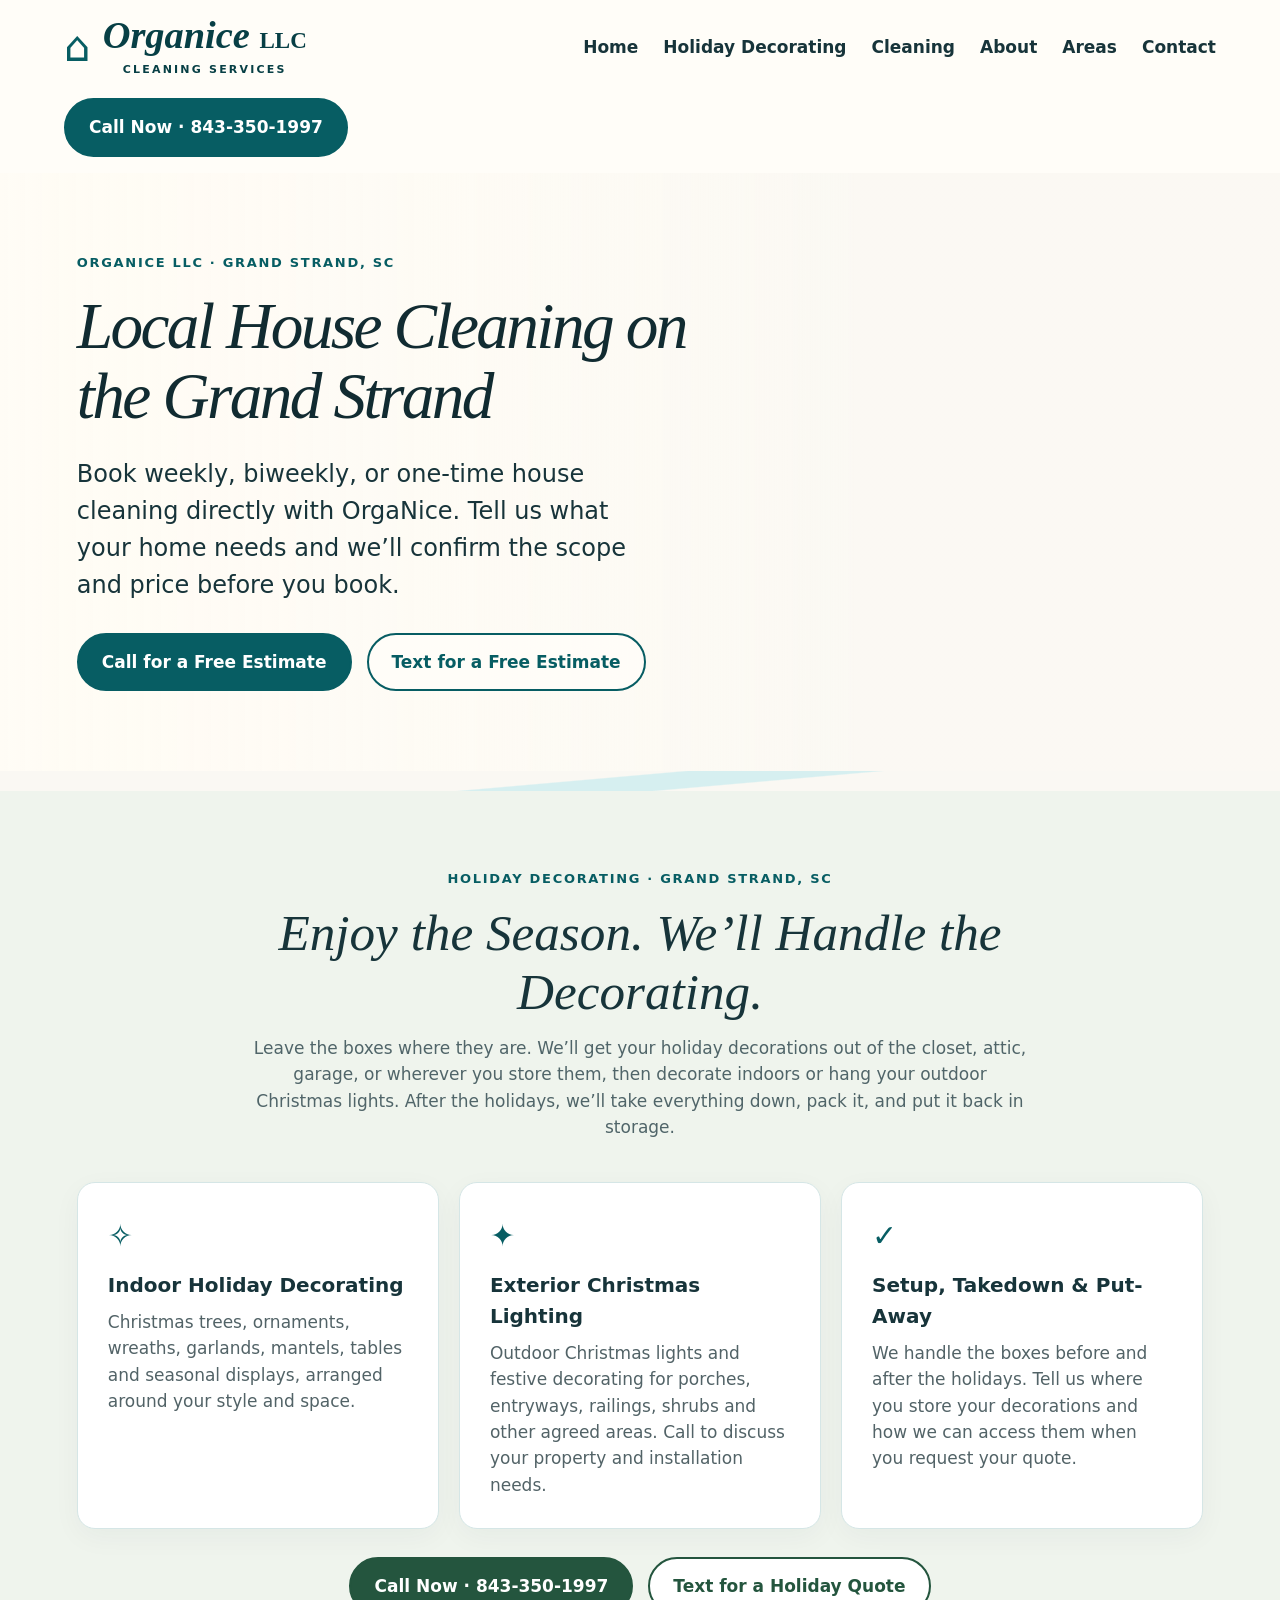
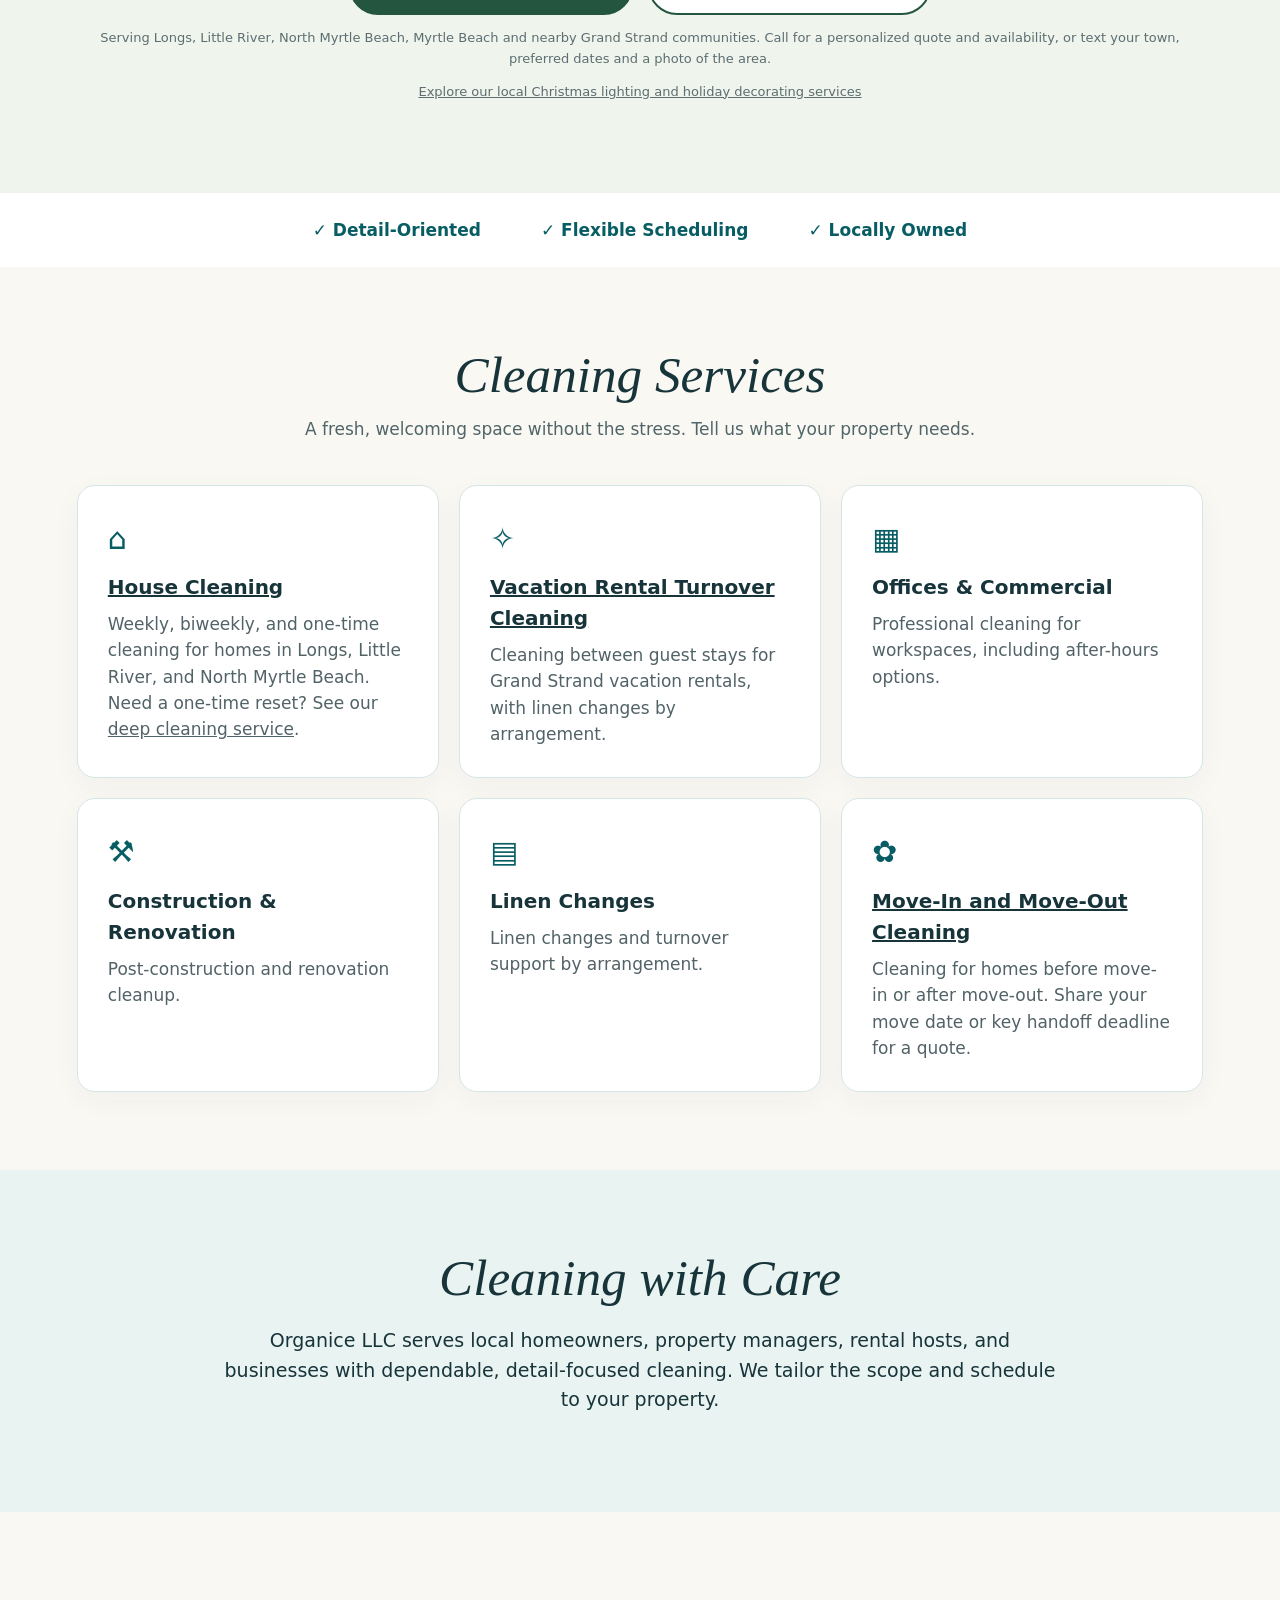
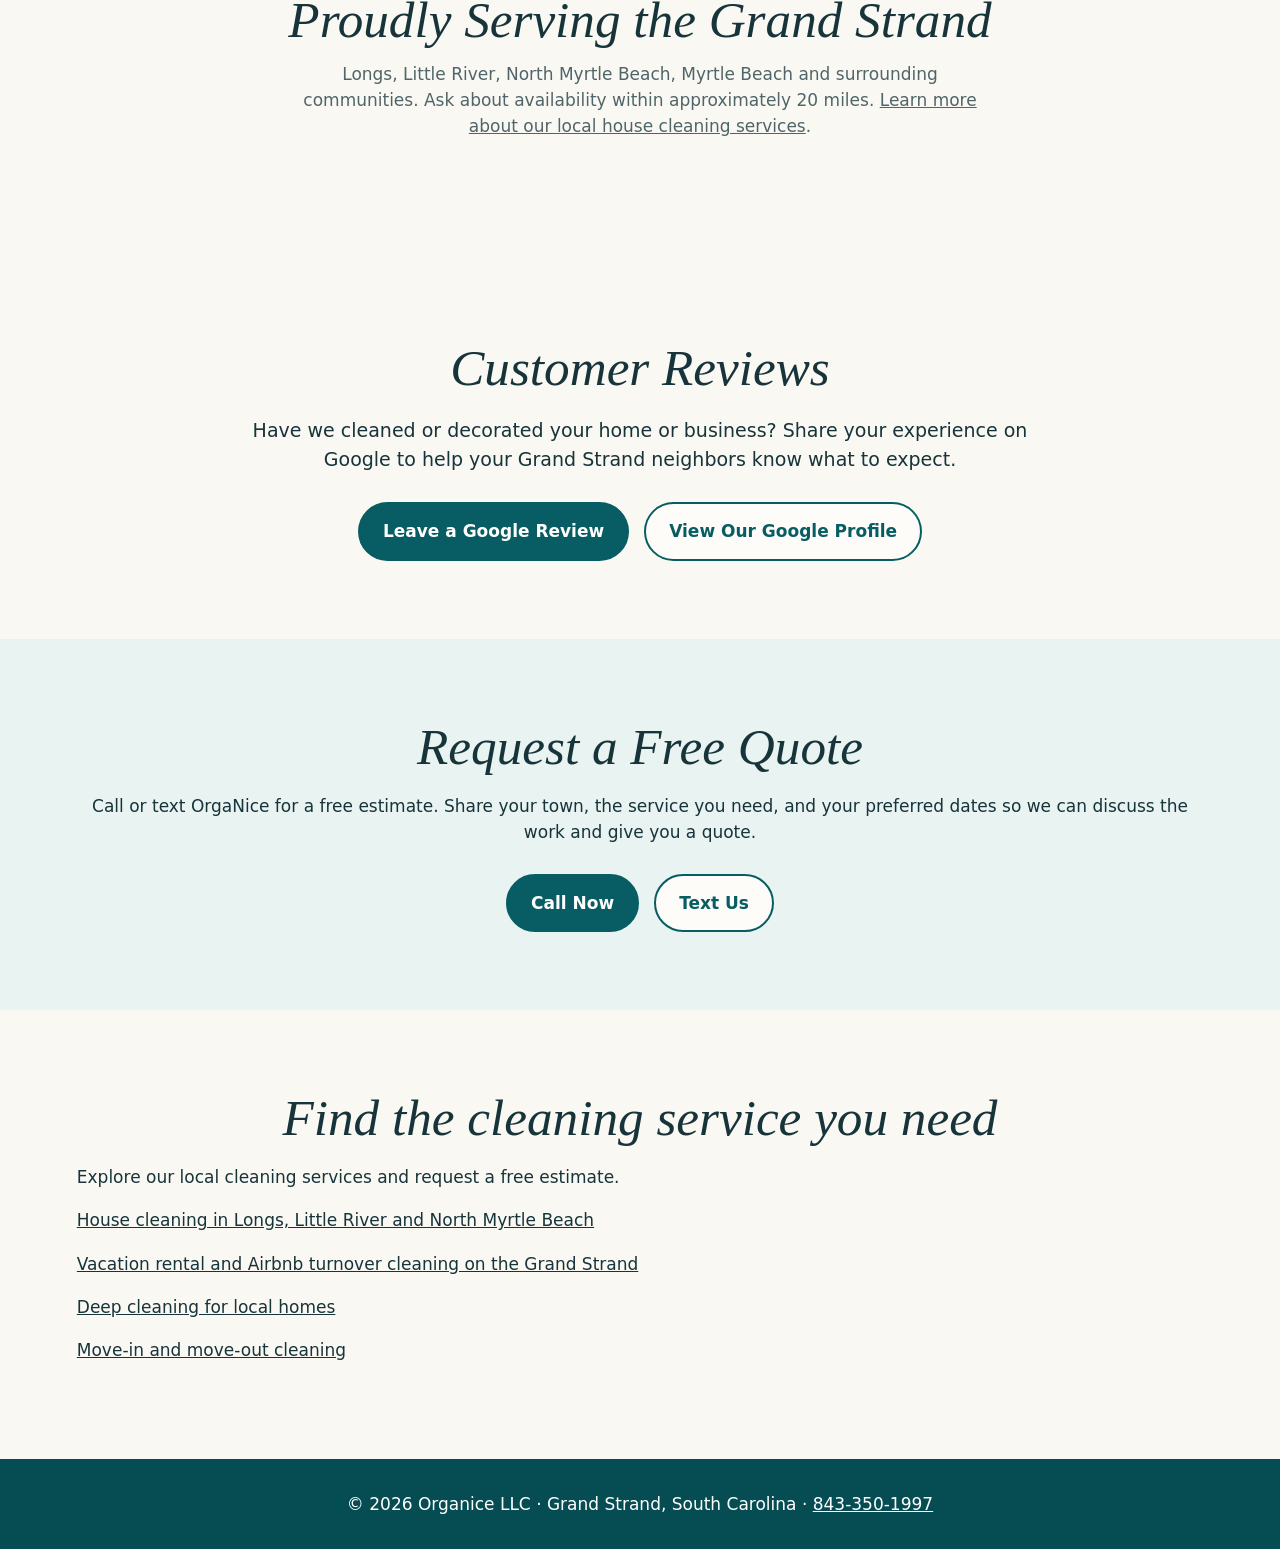
<file: index.html>
<!doctype html>
<html lang="en"><head><meta name="google-site-verification" content="ukhaL_o9em12c7N_7wqWp2xcbLHrfhtbKUzsnuyXdGE"><meta name="google-site-verification" content="DFcnytmncbaTsKd_-DuEdrEDf61qZGS2MPPIZHx70nA"><meta charset="utf-8"><meta name="viewport" content="width=device-width,initial-scale=1"><meta name="theme-color" content="#075c62"><meta name="format-detection" content="telephone=yes"><meta name="description" content="Organice LLC provides residential, vacation rental, office, construction and renovation cleaning in Longs, Little River, North Myrtle Beach and the Grand Strand. Full-service holiday decorating, exterior Christmas lighting, installation, removal and packing. Call or text 843-350-1997."><link rel="canonical" href="https://organice.services/"><title>House &amp; Vacation Rental Cleaning | Grand Strand | OrgaNice LLC</title>
<link rel="stylesheet" href="/site.css?v=40d0bb4"><script type="application/ld+json">{"@context":"https://schema.org","@type":"HouseCleaningService","name":"OrgaNice LLC","url":"https://organice.services/","telephone":"+1-843-350-1997","description":"Home cleaning, deep cleaning, move-in and move-out cleaning, vacation rental turnovers, office and post-construction cleaning in the Grand Strand, South Carolina.","areaServed":[{"@type":"Place","name":"Longs, SC"},{"@type":"Place","name":"Little River, SC"},{"@type":"Place","name":"North Myrtle Beach, SC"},{"@type":"Place","name":"Myrtle Beach, SC"},{"@type":"Place","name":"Conway, SC"}],"hasOfferCatalog":{"@type":"OfferCatalog","name":"Cleaning Services","itemListElement":[{"@type":"OfferCatalog","name":"Residential Cleaning"},{"@type":"OfferCatalog","name":"Deep Cleaning"},{"@type":"OfferCatalog","name":"Move-In and Move-Out Cleaning"},{"@type":"OfferCatalog","name":"Vacation Rental Turnover Cleaning"},{"@type":"OfferCatalog","name":"Office Cleaning"},{"@type":"OfferCatalog","name":"Post-Construction Cleaning"}]}}</script>
<script async src="https://www.googletagmanager.com/gtag/js?id=G-GTTCVPDS3G"></script>
<script defer src="/analytics.js"></script>
</head>
<body><header id="home"><a class="brand" href="#home" aria-label="Organice LLC home"><span class="brand-icon">⌂</span><span><span class="brand-name">Organice <span>LLC</span></span><small>CLEANING SERVICES</small></span></a><nav aria-label="Main navigation"><a href="#home">Home</a><a href="#holiday">Holiday Decorating</a><a href="#services">Cleaning</a><a href="#about">About</a><a href="#areas">Areas</a><a href="#contact">Contact</a></nav><a class="btn header-call" href="tel:+18433501997">Call Now · 843-350-1997</a></header>
<main><section class="hero"><div class="hero-inner"><div class="eyebrow">OrgaNice LLC · Grand Strand, SC</div><h1>Local House Cleaning on the Grand Strand</h1><p>Book weekly, biweekly, or one-time house cleaning directly with OrgaNice. Tell us what your home needs and we’ll confirm the scope and price before you book.</p><div class="actions"><a class="btn" href="tel:+18433501997">Call for a Free Estimate</a><a class="btn btn-outline" href="sms:+18433501997?body=Hi%20OrgaNice!%20I'd%20like%20a%20house%20cleaning%20estimate.%0ATown%3A%0ABedrooms%20and%20bathrooms%3A%0AWeekly%2C%20biweekly%2C%20or%20one-time%3A%0APreferred%20date%3A">Text for a Free Estimate</a></div></div></section><div class="wave"></div><section class="section holiday" id="holiday" aria-labelledby="holiday-title"><div class="eyebrow">Holiday decorating · Grand Strand, SC</div><h2 id="holiday-title">Enjoy the Season. We’ll Handle the Decorating.</h2><p class="intro">Leave the boxes where they are. We’ll get your holiday decorations out of the closet, attic, garage, or wherever you store them, then decorate indoors or hang your outdoor Christmas lights. After the holidays, we’ll take everything down, pack it, and put it back in storage.</p><div class="services"><article class="service"><div class="symbol" aria-hidden="true">✧</div><h3>Indoor Holiday Decorating</h3><p>Christmas trees, ornaments, wreaths, garlands, mantels, tables and seasonal displays, arranged around your style and space.</p></article><article class="service"><div class="symbol" aria-hidden="true">✦</div><h3>Exterior Christmas Lighting</h3><p>Outdoor Christmas lights and festive decorating for porches, entryways, railings, shrubs and other agreed areas. Call to discuss your property and installation needs.</p></article><article class="service"><div class="symbol" aria-hidden="true">✓</div><h3>Setup, Takedown &amp; Put-Away</h3><p>We handle the boxes before and after the holidays. Tell us where you store your decorations and how we can access them when you request your quote.</p></article></div><div class="actions" style="justify-content:center"><a class="btn" href="tel:+18433501997">Call Now · 843-350-1997</a><a class="btn btn-outline" href="sms:+18433501997?body=Hi%20OrgaNice!%20I'd%20like%20a%20holiday%20decorating%20or%20Christmas%20lighting%20quote.%0ATown%3A%0APreferred%20dates%3A%0AI%20can%20attach%20a%20photo%20of%20the%20area.">Text for a Holiday Quote</a></div><p class="note">Serving Longs, Little River, North Myrtle Beach, Myrtle Beach and nearby Grand Strand communities. Call for a personalized quote and availability, or text your town, preferred dates and a photo of the area.</p><p class="note"><a href="/holiday-light-installation.html">Explore our local Christmas lighting and holiday decorating services</a></p></section><div class="trust"><span>✓ Detail-Oriented</span><span>✓ Flexible Scheduling</span><span>✓ Locally Owned</span></div>
<section class="section" id="services"><h2>Cleaning Services</h2><p class="intro">A fresh, welcoming space without the stress. Tell us what your property needs.</p><div class="services"><article class="service"><div class="symbol">⌂</div><h3><a href="/house-cleaning.html">House Cleaning</a></h3><p>Weekly, biweekly, and one-time cleaning for homes in Longs, Little River, and North Myrtle Beach. Need a one-time reset? See our <a href="/deep-cleaning.html">deep cleaning service</a>.</p></article><article class="service"><div class="symbol">✧</div><h3><a href="/vacation-rental-cleaning.html">Vacation Rental Turnover Cleaning</a></h3><p>Cleaning between guest stays for Grand Strand vacation rentals, with linen changes by arrangement.</p></article><article class="service"><div class="symbol">▦</div><h3>Offices & Commercial</h3><p>Professional cleaning for workspaces, including after-hours options.</p></article><article class="service"><div class="symbol">⚒</div><h3>Construction & Renovation</h3><p>Post-construction and renovation cleanup.</p></article><article class="service"><div class="symbol">▤</div><h3>Linen Changes</h3><p>Linen changes and turnover support by arrangement.</p></article><article class="service"><div class="symbol">✿</div><h3><a href="/move-out-cleaning.html">Move-In and Move-Out Cleaning</a></h3><p>Cleaning for homes before move-in or after move-out. Share your move date or key handoff deadline for a quote.</p></article></div></section>
<div class="soft"><section class="section about" id="about"><h2>Cleaning with Care</h2><p>Organice LLC serves local homeowners, property managers, rental hosts, and businesses with dependable, detail-focused cleaning. We tailor the scope and schedule to your property.</p></section></div>
<section class="section" id="areas"><h2>Proudly Serving the Grand Strand</h2><p class="intro">Longs, Little River, North Myrtle Beach, Myrtle Beach and surrounding communities. Ask about availability within approximately 20 miles. <a href="/house-cleaning.html">Learn more about our local house cleaning services</a>.</p></section>
<section class="section about" id="reviews" aria-labelledby="reviews-title">
  <h2 id="reviews-title">Customer Reviews</h2>
  <p>Have we cleaned or decorated your home or business? Share your experience on Google to help your Grand Strand neighbors know what to expect.</p>
  <div class="actions" style="justify-content:center">
    <a class="btn" href="https://search.google.com/local/writereview?placeid=ChIJrYcKp9hFcEgRXa-s8MASB54">Leave a Google Review</a>
    <a class="btn btn-outline" href="https://www.google.com/maps/search/?api=1&amp;query=OrgaNice%20LLC&amp;query_place_id=ChIJrYcKp9hFcEgRXa-s8MASB54">View Our Google Profile</a>
  </div>
</section>
<div class="soft"><section class="section contact" id="contact"><h2>Request a Free Quote</h2><p>Call or text OrgaNice for a free estimate. Share your town, the service you need, and your preferred dates so we can discuss the work and give you a quote.</p><div class="actions" style="justify-content:center"><a class="btn" href="tel:+18433501997">Call Now</a><a class="btn btn-outline" href="sms:+18433501997?body=Hello%20Organice%20LLC%2C%20I%20would%20like%20a%20cleaning%20quote.">Text Us</a></div></section></div><section class="section" aria-label="Explore our cleaning services"><div class="container"><h2>Find the cleaning service you need</h2><p>Explore our local cleaning services and request a free estimate.</p><p><a href="/house-cleaning.html">House cleaning in Longs, Little River and North Myrtle Beach</a></p><p><a href="/vacation-rental-cleaning.html">Vacation rental and Airbnb turnover cleaning on the Grand Strand</a></p><p><a href="/deep-cleaning.html">Deep cleaning for local homes</a></p><p><a href="/move-out-cleaning.html">Move-in and move-out cleaning</a></p></div></section></main>
<footer>© 2026 Organice LLC · Grand Strand, South Carolina · <a href="tel:+18433501997">843-350-1997</a></footer><div class="mobile-quick-contact" aria-label="Quick contact"><a href="tel:+18433501997">Call Now</a><a href="sms:+18433501997?body=Hello%20OrgaNice%20LLC%2C%20I%20would%20like%20a%20free%20cleaning%20estimate.">Text for Quote</a></div></body></html>
</file>
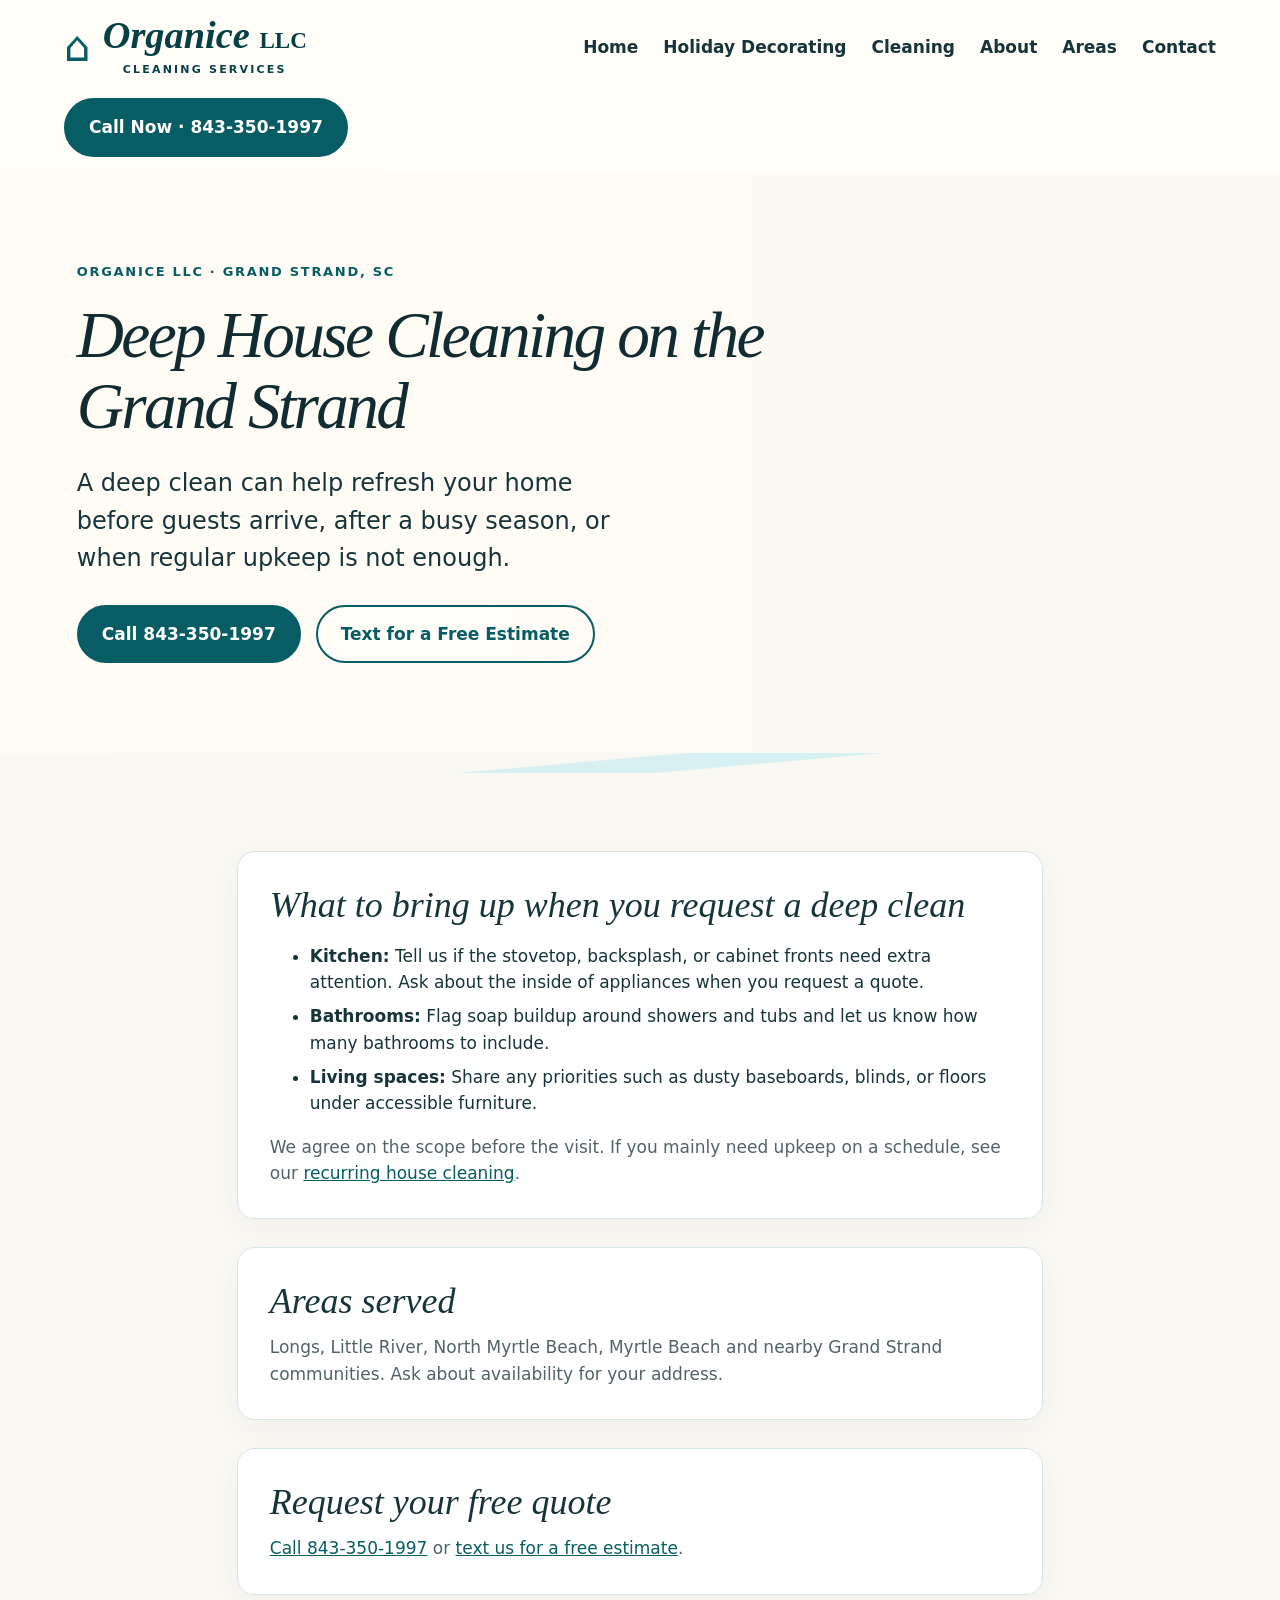
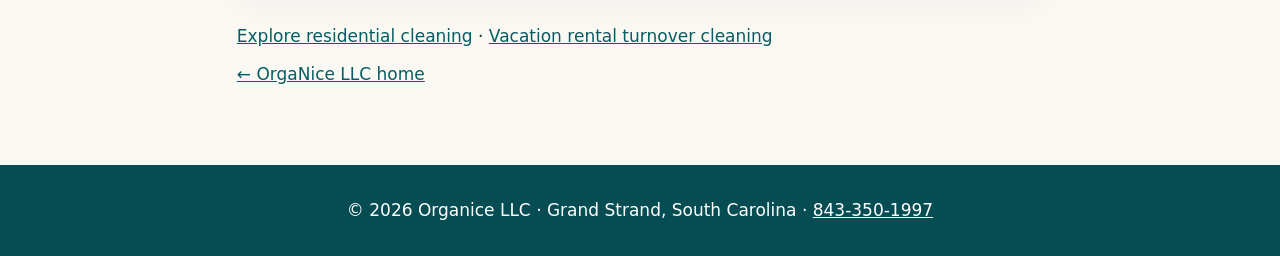
<file: deep-cleaning.html>
<!doctype html><html lang="en"><head><meta charset="utf-8"><meta name="viewport" content="width=device-width,initial-scale=1"><title>Deep House Cleaning in North Myrtle Beach &amp; Longs | OrgaNice LLC</title><meta name="description" content="OrgaNice LLC offers deep cleaning in Longs, Little River, North Myrtle Beach and the Grand Strand. Call 843-350-1997 for a free estimate."><link rel="canonical" href="https://organice.services/deep-cleaning.html"><link rel="stylesheet" href="/site.css?v=40d0bb4">
<script async src="https://www.googletagmanager.com/gtag/js?id=G-GTTCVPDS3G"></script>
<script defer src="/analytics.js"></script>
</head><body class="service-page">
<header id="home"><a class="brand" href="/#home" aria-label="Organice LLC home"><span class="brand-icon">⌂</span><span><span class="brand-name">Organice <span>LLC</span></span><small>CLEANING SERVICES</small></span></a><nav aria-label="Main navigation"><a href="/#home">Home</a><a href="/#holiday">Holiday Decorating</a><a href="/#services">Cleaning</a><a href="/#about">About</a><a href="/#areas">Areas</a><a href="/#contact">Contact</a></nav><a class="btn header-call" href="tel:+18433501997">Call Now · 843-350-1997</a></header>
<main>
<section class="hero"><div class="hero-inner">
<div class="eyebrow">OrgaNice LLC · Grand Strand, SC</div>
<h1>Deep House Cleaning on the Grand Strand</h1><p>A deep clean can help refresh your home before guests arrive, after a busy season, or when regular upkeep is not enough.</p>
<div class="actions"><a class="btn" href="tel:+18433501997">Call 843-350-1997</a><a class="btn btn-outline" href="sms:+18433501997?body=Hi%20OrgaNice!%20I'd%20like%20a%20quote%20for%20a%20deep%20clean.%0ATown%3A%0ABedrooms%20and%20bathrooms%3A%0ARooms%20or%20areas%20needing%20extra%20attention%3A%0APreferred%20date%3A">Text for a Free Estimate</a></div>
</div></section>
<div class="wave" aria-hidden="true"></div>
<div class="section service-details">
<section class="service"><h2>What to bring up when you request a deep clean</h2>
<ul>
  <li><strong>Kitchen:</strong> Tell us if the stovetop, backsplash, or cabinet fronts need extra attention. Ask about the inside of appliances when you request a quote.</li>
  <li><strong>Bathrooms:</strong> Flag soap buildup around showers and tubs and let us know how many bathrooms to include.</li>
  <li><strong>Living spaces:</strong> Share any priorities such as dusty baseboards, blinds, or floors under accessible furniture.</li>
</ul>
<p>We agree on the scope before the visit. If you mainly need upkeep on a schedule, see our <a href="/house-cleaning.html">recurring house cleaning</a>.</p></section><section class="service"><h2>Areas served</h2><p>Longs, Little River, North Myrtle Beach, Myrtle Beach and nearby Grand Strand communities. Ask about availability for your address.</p></section><section class="service"><h2>Request your free quote</h2><p><a href="tel:+18433501997">Call 843-350-1997</a> or <a href="sms:+18433501997?body=Hi%20OrgaNice!%20I'd%20like%20a%20quote%20for%20a%20deep%20clean.%0ATown%3A%0ABedrooms%20and%20bathrooms%3A%0ARooms%20or%20areas%20needing%20extra%20attention%3A%0APreferred%20date%3A">text us for a free estimate</a>.</p></section>
<p class="related-services"><a href="/house-cleaning.html">Explore residential cleaning</a> · <a href="/vacation-rental-cleaning.html">Vacation rental turnover cleaning</a></p>
<p><a href="/">← OrgaNice LLC home</a></p>
</div>
</main>
<footer>© 2026 Organice LLC · Grand Strand, South Carolina · <a href="tel:+18433501997">843-350-1997</a></footer>
<div class="mobile-quick-contact" aria-label="Quick contact"><a href="tel:+18433501997">Call Now</a><a href="sms:+18433501997?body=Hi%20OrgaNice!%20I'd%20like%20a%20quote%20for%20a%20deep%20clean.%0ATown%3A%0ABedrooms%20and%20bathrooms%3A%0ARooms%20or%20areas%20needing%20extra%20attention%3A%0APreferred%20date%3A">Text for Quote</a></div>
</body></html>
</file>
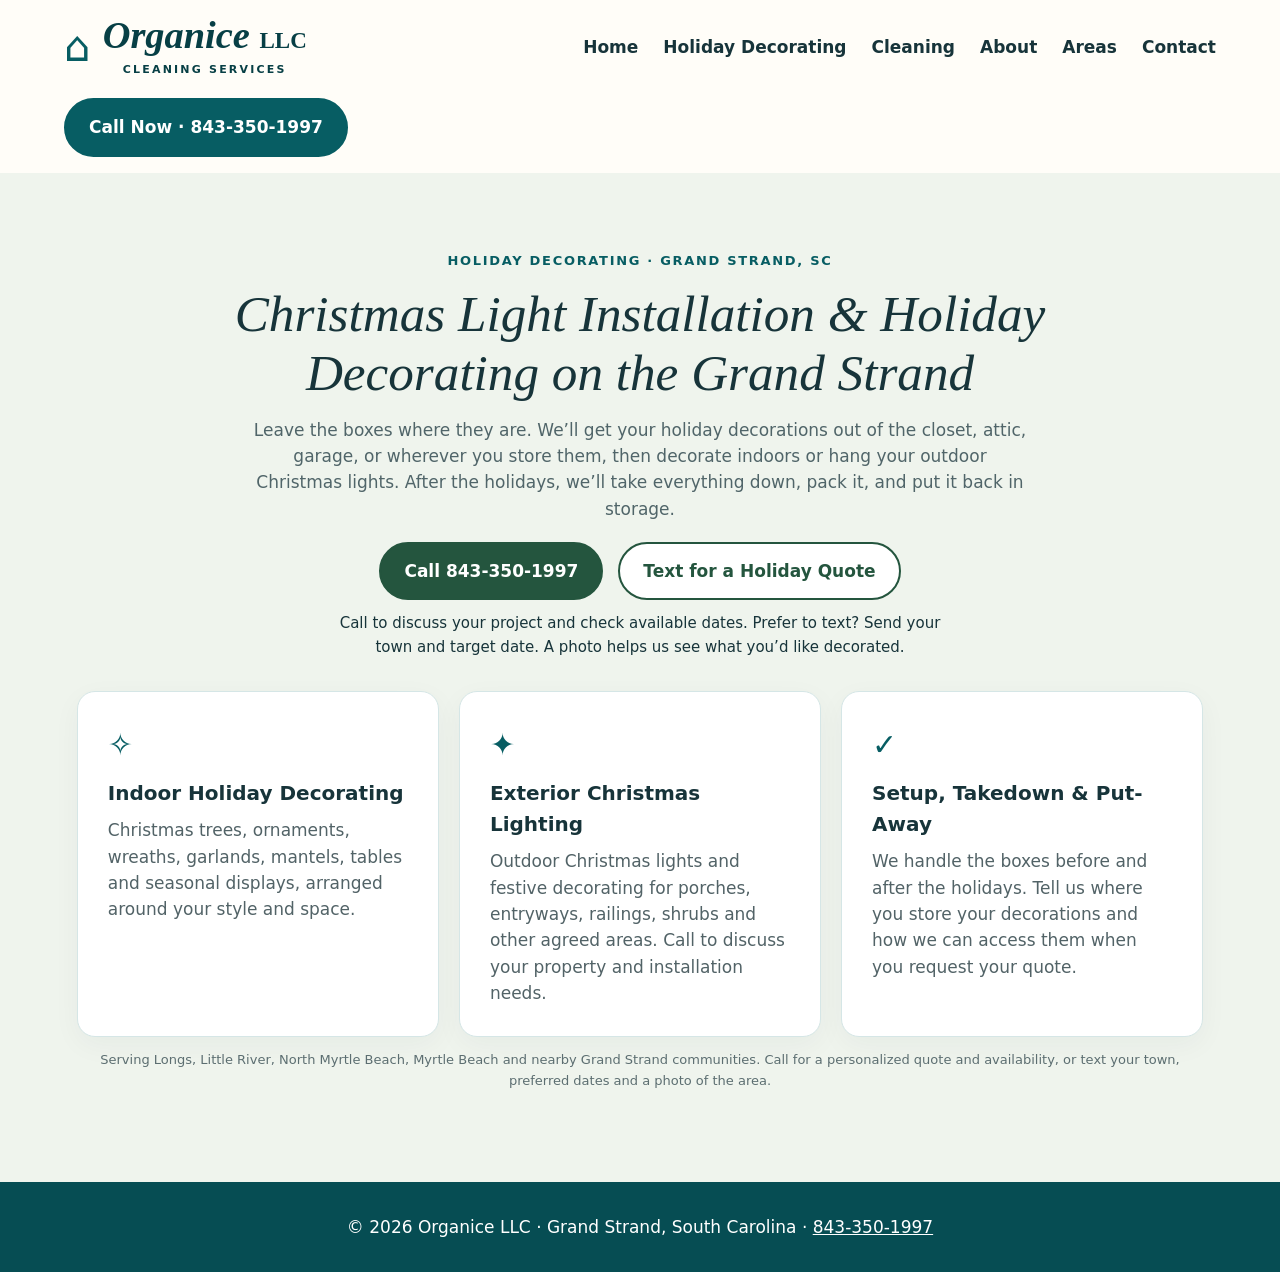
<file: holiday-light-installation.html>
<!doctype html>
<html lang="en"><head><meta charset="utf-8"><meta name="viewport" content="width=device-width,initial-scale=1"><meta name="theme-color" content="#075c62"><meta name="format-detection" content="telephone=yes"><meta name="description" content="Christmas light installation and indoor holiday decorating in North Myrtle Beach, Little River, Longs and the Grand Strand. Seasonal takedown and packing available. Call 843-350-1997."><link rel="canonical" href="https://organice.services/holiday-light-installation.html"><title>Christmas Light Installation in North Myrtle Beach | OrgaNice LLC</title>
<link rel="stylesheet" href="/site.css?v=40d0bb4">
<script async src="https://www.googletagmanager.com/gtag/js?id=G-GTTCVPDS3G"></script>
<script defer src="/analytics.js"></script>
<style>
.holiday > .intro { margin-bottom: 0; }
.holiday-quote { margin: 20px auto 32px; max-width: 620px; text-align: center; }
.holiday-quote .actions { justify-content: center; margin-top: 0; }
.holiday-quote .btn-outline:hover { background: #24553e; color: white; }
.holiday-quote p { font-size: 15px; margin: 12px 0 0; }
@media (max-width: 700px) {
  .holiday-quote { margin-bottom: 24px; }
}
</style>
</head>
<body class="service-page"><header id="home"><a class="brand" href="/#home" aria-label="Organice LLC home"><span class="brand-icon">⌂</span><span><span class="brand-name">Organice <span>LLC</span></span><small>CLEANING SERVICES</small></span></a><nav aria-label="Main navigation"><a href="/#home">Home</a><a href="/#holiday">Holiday Decorating</a><a href="/#services">Cleaning</a><a href="/#about">About</a><a href="/#areas">Areas</a><a href="/#contact">Contact</a></nav><a class="btn header-call" href="tel:+18433501997">Call Now · 843-350-1997</a></header><main><section class="section holiday" id="holiday" aria-labelledby="holiday-title"><div class="eyebrow">Holiday decorating · Grand Strand, SC</div><h1 id="holiday-title">Christmas Light Installation &amp; Holiday Decorating on the Grand Strand</h1><p class="intro">Leave the boxes where they are. We’ll get your holiday decorations out of the closet, attic, garage, or wherever you store them, then decorate indoors or hang your outdoor Christmas lights. After the holidays, we’ll take everything down, pack it, and put it back in storage.</p><div class="holiday-quote">
  <div class="actions"><a class="btn" href="tel:+18433501997">Call 843-350-1997</a><a class="btn btn-outline" href="sms:+18433501997?body=Hi%20OrgaNice!%20I'd%20like%20a%20holiday%20decorating%20or%20Christmas%20lighting%20quote.%0ATown%3A%0APreferred%20dates%3A%0AI%20can%20attach%20a%20photo%20of%20the%20area.">Text for a Holiday Quote</a></div>
  <p>Call to discuss your project and check available dates. Prefer to text? Send your town and target date. A photo helps us see what you’d like decorated.</p>
</div>
<div class="services"><article class="service"><div class="symbol" aria-hidden="true">✧</div><h3>Indoor Holiday Decorating</h3><p>Christmas trees, ornaments, wreaths, garlands, mantels, tables and seasonal displays, arranged around your style and space.</p></article><article class="service"><div class="symbol" aria-hidden="true">✦</div><h3>Exterior Christmas Lighting</h3><p>Outdoor Christmas lights and festive decorating for porches, entryways, railings, shrubs and other agreed areas. Call to discuss your property and installation needs.</p></article><article class="service"><div class="symbol" aria-hidden="true">✓</div><h3>Setup, Takedown &amp; Put-Away</h3><p>We handle the boxes before and after the holidays. Tell us where you store your decorations and how we can access them when you request your quote.</p></article></div><p class="note">Serving Longs, Little River, North Myrtle Beach, Myrtle Beach and nearby Grand Strand communities. Call for a personalized quote and availability, or text your town, preferred dates and a photo of the area.</p></section></main><footer>© 2026 Organice LLC · Grand Strand, South Carolina · <a href="tel:+18433501997">843-350-1997</a></footer><div class="mobile-quick-contact" aria-label="Quick contact"><a href="tel:+18433501997">Call Now</a><a href="sms:+18433501997?body=Hello%20OrgaNice%20LLC%2C%20I%20would%20like%20a%20holiday%20decorating%20estimate.">Text for Quote</a></div></body></html>
</file>
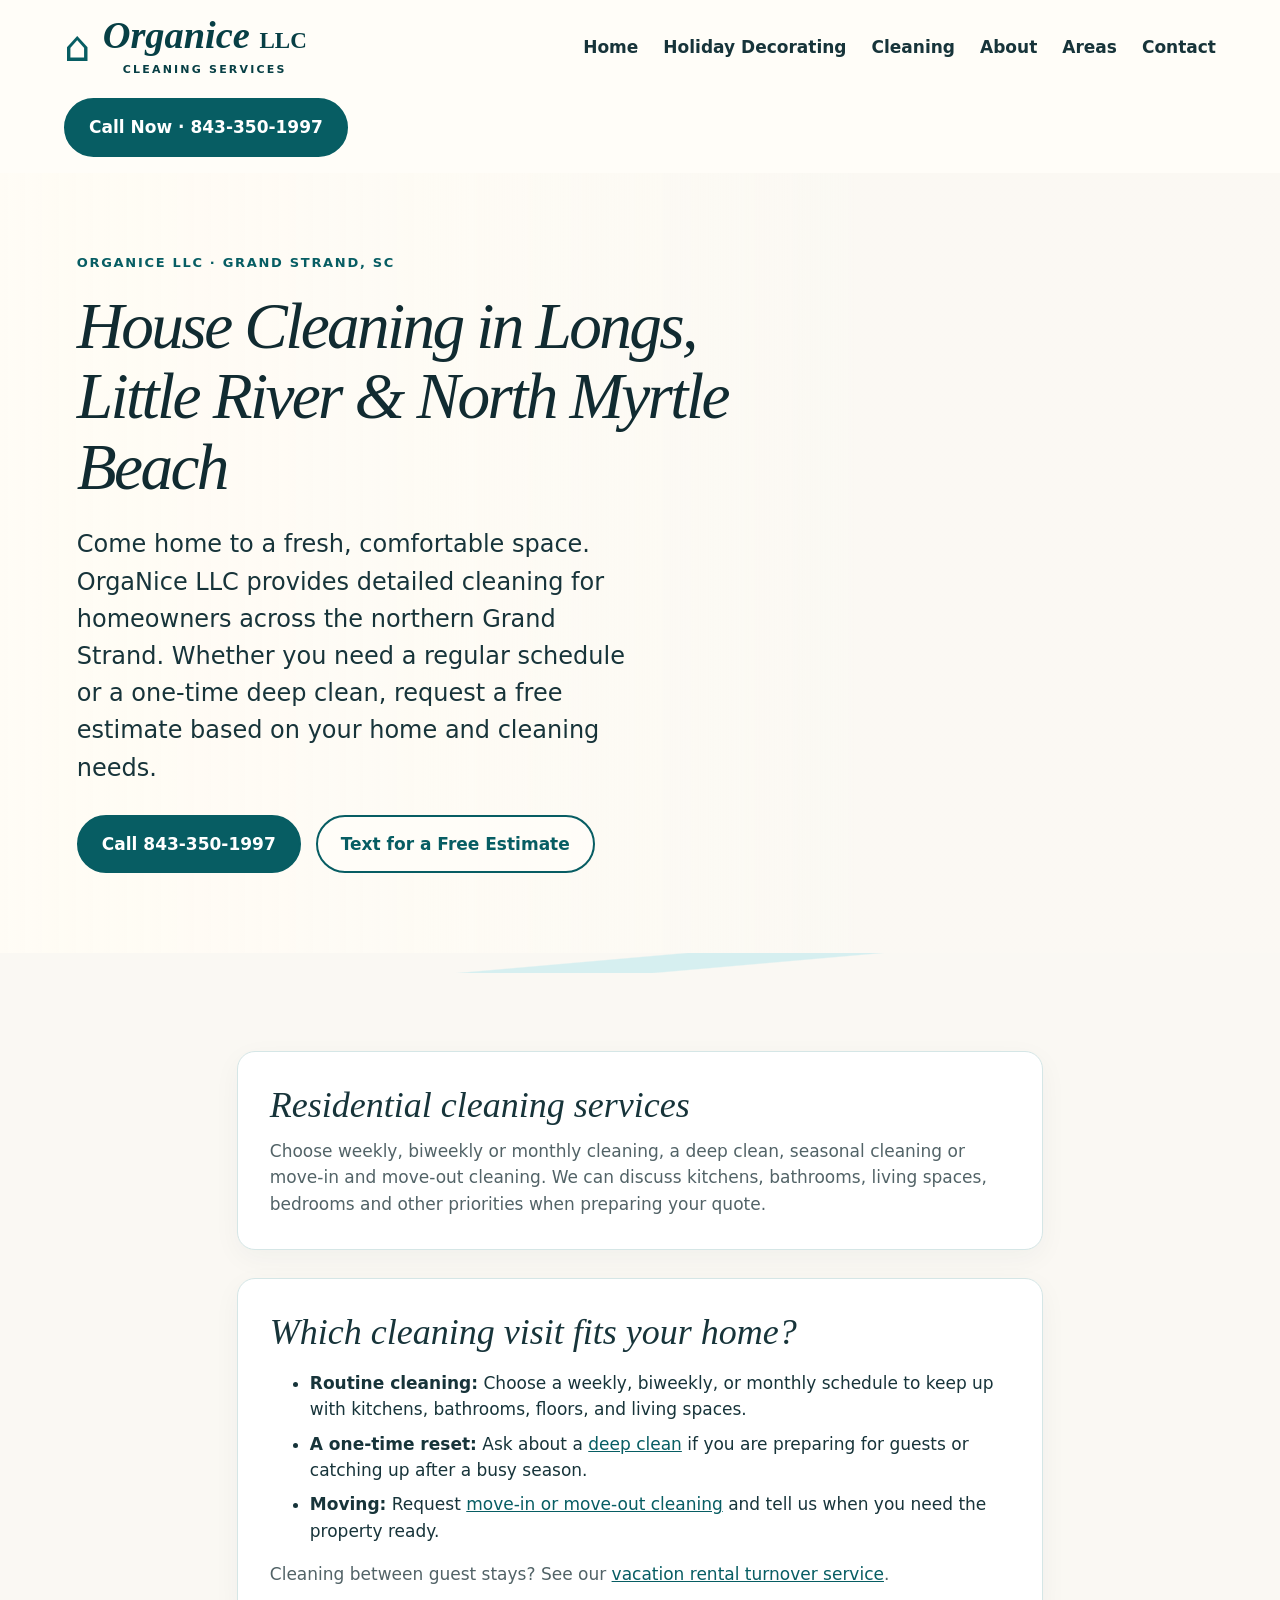
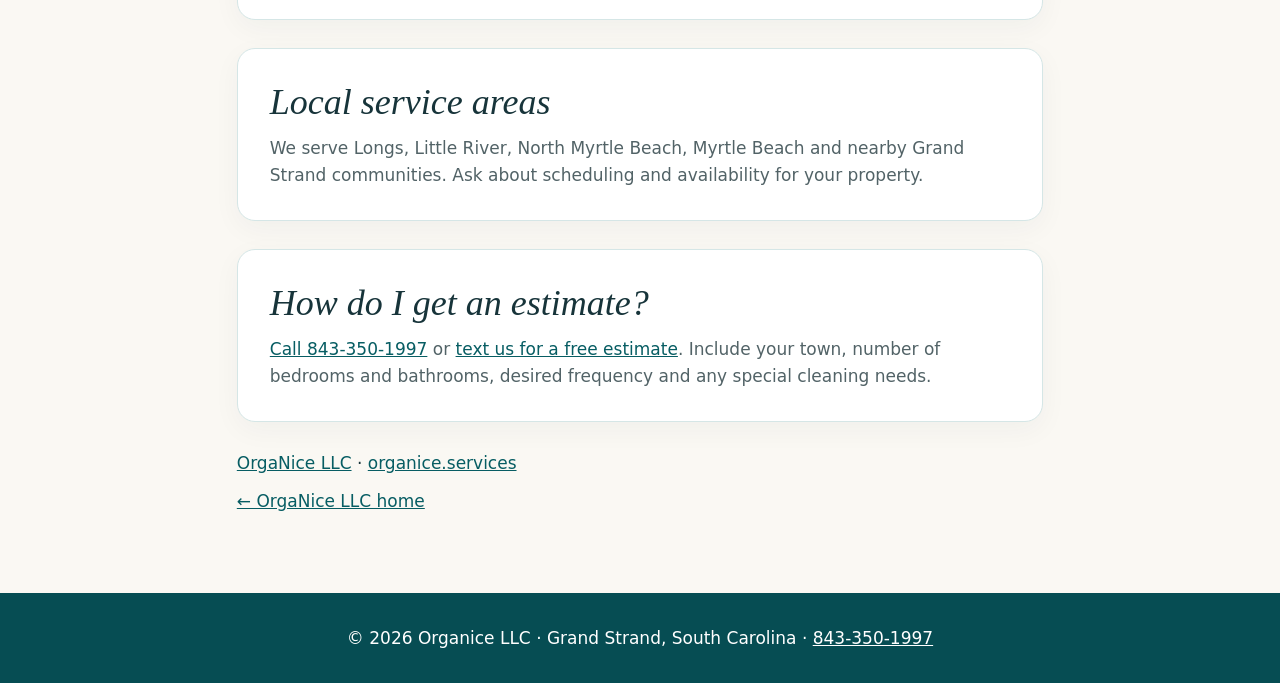
<file: house-cleaning.html>
<!doctype html><html lang="en"><head><meta charset="utf-8"><meta name="viewport" content="width=device-width,initial-scale=1"><title>House Cleaning in Longs, Little River & North Myrtle Beach | OrgaNice LLC</title><meta name="description" content="OrgaNice LLC offers recurring house cleaning, deep cleaning and move-in/move-out services in Longs, Little River, North Myrtle Beach and the Grand Strand. Request a free quote."><link rel="canonical" href="https://organice.services/house-cleaning.html"><link rel="stylesheet" href="/site.css?v=40d0bb4"><script type="application/ld+json">{"@context":"https://schema.org","@type":"CleaningService","name":"OrgaNice LLC","url":"https://organice.services/","telephone":"+1-843-350-1997","areaServed":[{"@type":"Place","name":"Longs, South Carolina"},{"@type":"Place","name":"Little River, South Carolina"},{"@type":"Place","name":"North Myrtle Beach, South Carolina"},{"@type":"Place","name":"Myrtle Beach, South Carolina"}]}</script>
<script async src="https://www.googletagmanager.com/gtag/js?id=G-GTTCVPDS3G"></script>
<script defer src="/analytics.js"></script>
</head><body class="service-page">
<header id="home"><a class="brand" href="/#home" aria-label="Organice LLC home"><span class="brand-icon">⌂</span><span><span class="brand-name">Organice <span>LLC</span></span><small>CLEANING SERVICES</small></span></a><nav aria-label="Main navigation"><a href="/#home">Home</a><a href="/#holiday">Holiday Decorating</a><a href="/#services">Cleaning</a><a href="/#about">About</a><a href="/#areas">Areas</a><a href="/#contact">Contact</a></nav><a class="btn header-call" href="tel:+18433501997">Call Now · 843-350-1997</a></header>
<main>
<section class="hero"><div class="hero-inner">
<div class="eyebrow">OrgaNice LLC · Grand Strand, SC</div>
<h1>House Cleaning in Longs, Little River & North Myrtle Beach</h1><p>Come home to a fresh, comfortable space. OrgaNice LLC provides detailed cleaning for homeowners across the northern Grand Strand. Whether you need a regular schedule or a one-time deep clean, request a free estimate based on your home and cleaning needs.</p>
<div class="actions"><a class="btn" href="tel:+18433501997">Call 843-350-1997</a><a class="btn btn-outline" href="sms:+18433501997?body=Hi%20OrgaNice!%20I'd%20like%20a%20house%20cleaning%20estimate.%0ATown%3A%0ABedrooms%20and%20bathrooms%3A%0AOne-time%20or%20recurring%3A%0APreferred%20date%3A">Text for a Free Estimate</a></div>
</div></section>
<div class="wave" aria-hidden="true"></div>
<div class="section service-details">
<section class="service"><h2>Residential cleaning services</h2><p>Choose weekly, biweekly or monthly cleaning, a deep clean, seasonal cleaning or move-in and move-out cleaning. We can discuss kitchens, bathrooms, living spaces, bedrooms and other priorities when preparing your quote.</p></section><section class="service"><h2>Which cleaning visit fits your home?</h2><ul><li><strong>Routine cleaning:</strong> Choose a weekly, biweekly, or monthly schedule to keep up with kitchens, bathrooms, floors, and living spaces.</li><li><strong>A one-time reset:</strong> Ask about a <a href="/deep-cleaning.html">deep clean</a> if you are preparing for guests or catching up after a busy season.</li><li><strong>Moving:</strong> Request <a href="/move-out-cleaning.html">move-in or move-out cleaning</a> and tell us when you need the property ready.</li></ul><p>Cleaning between guest stays? See our <a href="/vacation-rental-cleaning.html">vacation rental turnover service</a>.</p></section><section class="service"><h2>Local service areas</h2><p>We serve Longs, Little River, North Myrtle Beach, Myrtle Beach and nearby Grand Strand communities. Ask about scheduling and availability for your property.</p></section><section class="service"><h2>How do I get an estimate?</h2><p><a href="tel:+18433501997">Call 843-350-1997</a> or <a href="sms:+18433501997?body=Hi%20OrgaNice!%20I'd%20like%20a%20house%20cleaning%20estimate.%0ATown%3A%0ABedrooms%20and%20bathrooms%3A%0AOne-time%20or%20recurring%3A%0APreferred%20date%3A">text us for a free estimate</a>. Include your town, number of bedrooms and bathrooms, desired frequency and any special cleaning needs.</p></section><p class="related-services"><a href="/">OrgaNice LLC</a> · <a href="https://organice.services/">organice.services</a></p>
<p><a href="/">← OrgaNice LLC home</a></p>
</div>
</main>
<footer>© 2026 Organice LLC · Grand Strand, South Carolina · <a href="tel:+18433501997">843-350-1997</a></footer>
<div class="mobile-quick-contact" aria-label="Quick contact"><a href="tel:+18433501997">Call Now</a><a href="sms:+18433501997?body=Hi%20OrgaNice!%20I'd%20like%20a%20house%20cleaning%20estimate.%0ATown%3A%0ABedrooms%20and%20bathrooms%3A%0AOne-time%20or%20recurring%3A%0APreferred%20date%3A">Text for Quote</a></div>
</body></html>
</file>
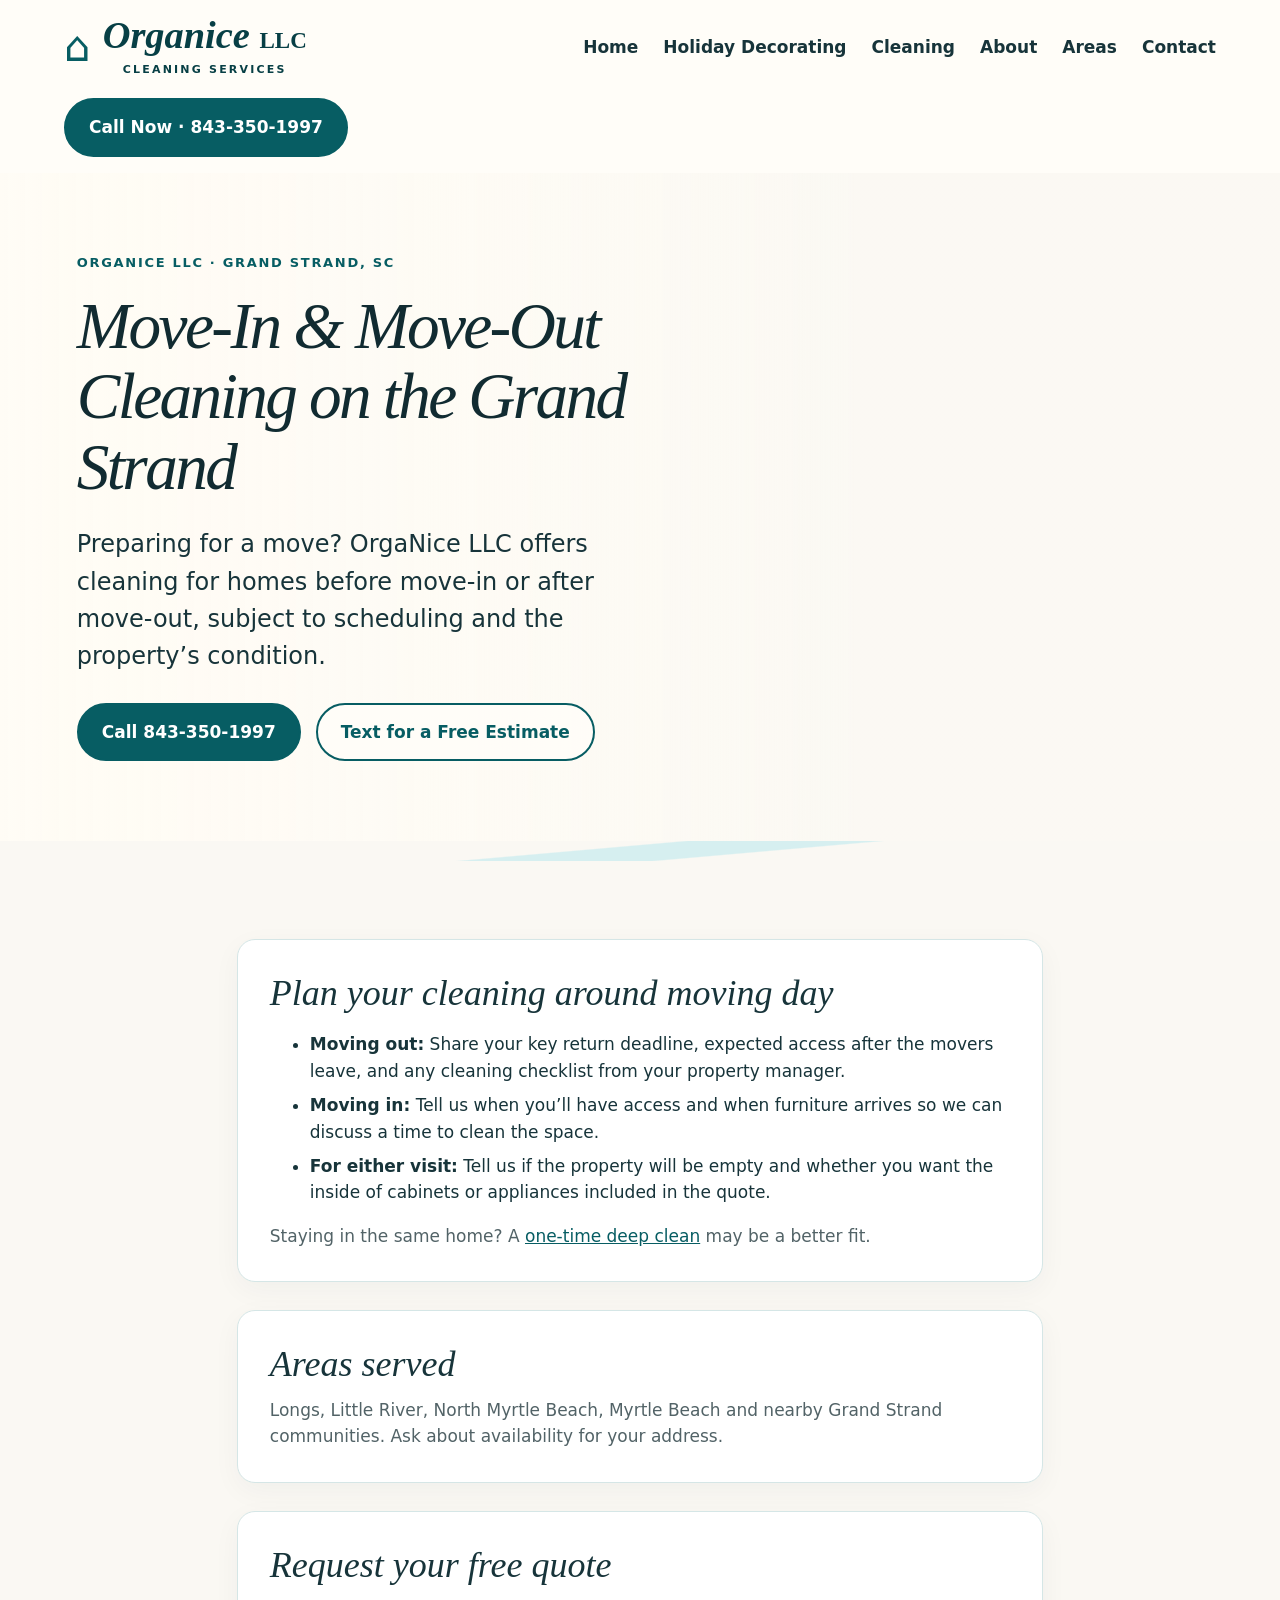
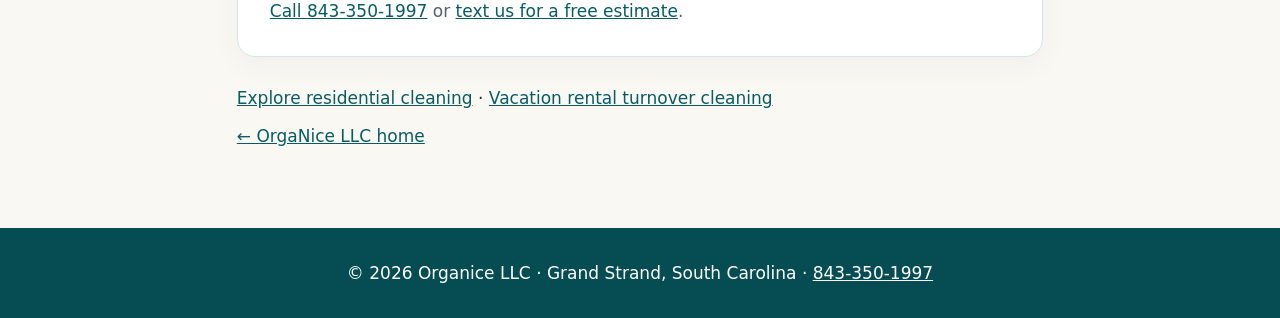
<file: move-out-cleaning.html>
<!doctype html><html lang="en"><head><meta charset="utf-8"><meta name="viewport" content="width=device-width,initial-scale=1"><title>Move-In &amp; Move-Out Cleaning in North Myrtle Beach | OrgaNice LLC</title><meta name="description" content="OrgaNice LLC offers move-in and move-out cleaning in Longs, Little River, North Myrtle Beach and the Grand Strand. Call 843-350-1997 for a free estimate."><link rel="canonical" href="https://organice.services/move-out-cleaning.html"><link rel="stylesheet" href="/site.css?v=40d0bb4">
<script async src="https://www.googletagmanager.com/gtag/js?id=G-GTTCVPDS3G"></script>
<script defer src="/analytics.js"></script>
</head><body class="service-page">
<header id="home"><a class="brand" href="/#home" aria-label="Organice LLC home"><span class="brand-icon">⌂</span><span><span class="brand-name">Organice <span>LLC</span></span><small>CLEANING SERVICES</small></span></a><nav aria-label="Main navigation"><a href="/#home">Home</a><a href="/#holiday">Holiday Decorating</a><a href="/#services">Cleaning</a><a href="/#about">About</a><a href="/#areas">Areas</a><a href="/#contact">Contact</a></nav><a class="btn header-call" href="tel:+18433501997">Call Now · 843-350-1997</a></header>
<main>
<section class="hero"><div class="hero-inner">
<div class="eyebrow">OrgaNice LLC · Grand Strand, SC</div>
<h1>Move-In &amp; Move-Out Cleaning on the Grand Strand</h1><p>Preparing for a move? OrgaNice LLC offers cleaning for homes before move-in or after move-out, subject to scheduling and the property’s condition.</p>
<div class="actions"><a class="btn" href="tel:+18433501997">Call 843-350-1997</a><a class="btn btn-outline" href="sms:+18433501997?body=Hi%20OrgaNice!%20I'd%20like%20a%20quote%20for%20move-in%20or%20move-out%20cleaning.%0ATown%3A%0ABedrooms%20and%20bathrooms%3A%0AMove%20date%20or%20key%20handoff%20deadline%3A%0AWill%20the%20property%20be%20empty%3F%3A">Text for a Free Estimate</a></div>
</div></section>
<div class="wave" aria-hidden="true"></div>
<div class="section service-details">
<section class="service"><h2>Plan your cleaning around moving day</h2>
<ul>
  <li><strong>Moving out:</strong> Share your key return deadline, expected access after the movers leave, and any cleaning checklist from your property manager.</li>
  <li><strong>Moving in:</strong> Tell us when you’ll have access and when furniture arrives so we can discuss a time to clean the space.</li>
  <li><strong>For either visit:</strong> Tell us if the property will be empty and whether you want the inside of cabinets or appliances included in the quote.</li>
</ul>
<p>Staying in the same home? A <a href="/deep-cleaning.html">one-time deep clean</a> may be a better fit.</p></section><section class="service"><h2>Areas served</h2><p>Longs, Little River, North Myrtle Beach, Myrtle Beach and nearby Grand Strand communities. Ask about availability for your address.</p></section><section class="service"><h2>Request your free quote</h2><p><a href="tel:+18433501997">Call 843-350-1997</a> or <a href="sms:+18433501997?body=Hi%20OrgaNice!%20I'd%20like%20a%20quote%20for%20move-in%20or%20move-out%20cleaning.%0ATown%3A%0ABedrooms%20and%20bathrooms%3A%0AMove%20date%20or%20key%20handoff%20deadline%3A%0AWill%20the%20property%20be%20empty%3F%3A">text us for a free estimate</a>.</p></section>
<p class="related-services"><a href="/house-cleaning.html">Explore residential cleaning</a> · <a href="/vacation-rental-cleaning.html">Vacation rental turnover cleaning</a></p>
<p><a href="/">← OrgaNice LLC home</a></p>
</div>
</main>
<footer>© 2026 Organice LLC · Grand Strand, South Carolina · <a href="tel:+18433501997">843-350-1997</a></footer>
<div class="mobile-quick-contact" aria-label="Quick contact"><a href="tel:+18433501997">Call Now</a><a href="sms:+18433501997?body=Hi%20OrgaNice!%20I'd%20like%20a%20quote%20for%20move-in%20or%20move-out%20cleaning.%0ATown%3A%0ABedrooms%20and%20bathrooms%3A%0AMove%20date%20or%20key%20handoff%20deadline%3A%0AWill%20the%20property%20be%20empty%3F%3A">Text for Quote</a></div>
</body></html>
</file>
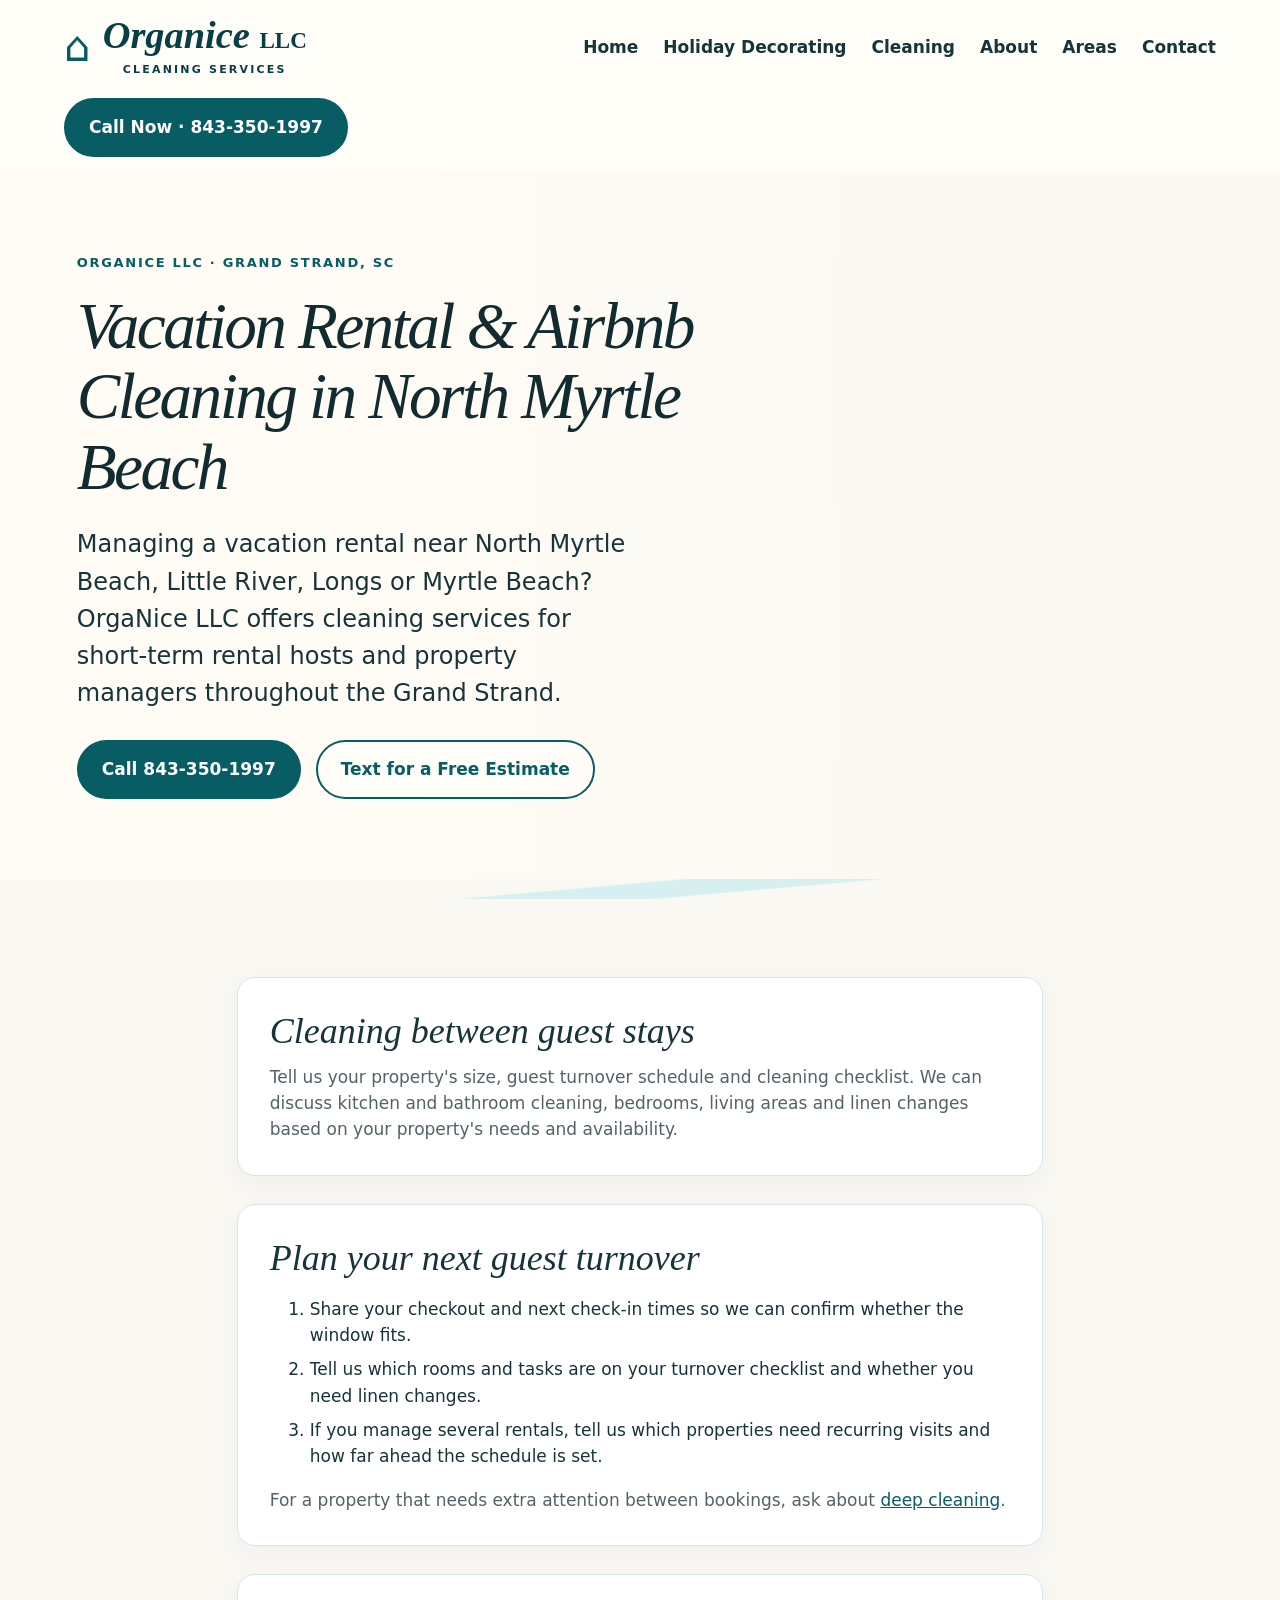
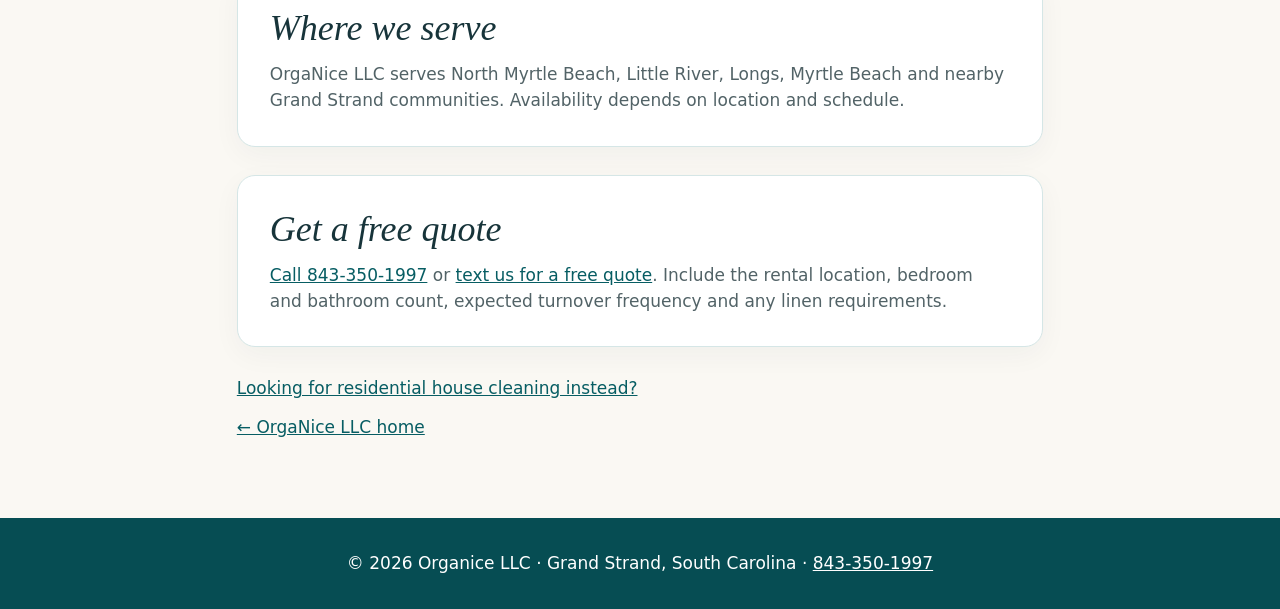
<file: vacation-rental-cleaning.html>
<!doctype html><html lang="en"><head><meta charset="utf-8"><meta name="viewport" content="width=device-width,initial-scale=1"><title>Vacation Rental Cleaning in North Myrtle Beach | OrgaNice LLC</title><meta name="description" content="Vacation rental and Airbnb turnover cleaning in North Myrtle Beach, Little River, Longs and the Grand Strand. Ask OrgaNice LLC for a free cleaning estimate."><link rel="canonical" href="https://organice.services/vacation-rental-cleaning.html"><link rel="stylesheet" href="/site.css?v=40d0bb4"><script type="application/ld+json">{"@context":"https://schema.org","@type":"CleaningService","name":"OrgaNice LLC","url":"https://organice.services/","telephone":"+1-843-350-1997","areaServed":["North Myrtle Beach, SC","Little River, SC","Longs, SC","Myrtle Beach, SC"]}</script>
<script async src="https://www.googletagmanager.com/gtag/js?id=G-GTTCVPDS3G"></script>
<script defer src="/analytics.js"></script>
</head><body class="service-page">
<header id="home"><a class="brand" href="/#home" aria-label="Organice LLC home"><span class="brand-icon">⌂</span><span><span class="brand-name">Organice <span>LLC</span></span><small>CLEANING SERVICES</small></span></a><nav aria-label="Main navigation"><a href="/#home">Home</a><a href="/#holiday">Holiday Decorating</a><a href="/#services">Cleaning</a><a href="/#about">About</a><a href="/#areas">Areas</a><a href="/#contact">Contact</a></nav><a class="btn header-call" href="tel:+18433501997">Call Now · 843-350-1997</a></header>
<main>
<section class="hero"><div class="hero-inner">
<div class="eyebrow">OrgaNice LLC · Grand Strand, SC</div>
<h1>Vacation Rental &amp; Airbnb Cleaning in North Myrtle Beach</h1><p>Managing a vacation rental near North Myrtle Beach, Little River, Longs or Myrtle Beach? OrgaNice LLC offers cleaning services for short-term rental hosts and property managers throughout the Grand Strand.</p>
<div class="actions"><a class="btn" href="tel:+18433501997">Call 843-350-1997</a><a class="btn btn-outline" href="sms:+18433501997?body=Hi%20OrgaNice!%20I'd%20like%20a%20vacation%20rental%20cleaning%20estimate.%0ATown%3A%0ABedrooms%20and%20bathrooms%3A%0ANext%20checkout%20and%20check-in%20times%3A%0ALinen%20needs%3A">Text for a Free Estimate</a></div>
</div></section>
<div class="wave" aria-hidden="true"></div>
<div class="section service-details">
<section class="service"><h2>Cleaning between guest stays</h2><p>Tell us your property's size, guest turnover schedule and cleaning checklist. We can discuss kitchen and bathroom cleaning, bedrooms, living areas and linen changes based on your property's needs and availability.</p></section><section class="service"><h2>Plan your next guest turnover</h2><ol><li>Share your checkout and next check-in times so we can confirm whether the window fits.</li><li>Tell us which rooms and tasks are on your turnover checklist and whether you need linen changes.</li><li>If you manage several rentals, tell us which properties need recurring visits and how far ahead the schedule is set.</li></ol><p>For a property that needs extra attention between bookings, ask about <a href="/deep-cleaning.html">deep cleaning</a>.</p></section><section class="service"><h2>Where we serve</h2><p>OrgaNice LLC serves North Myrtle Beach, Little River, Longs, Myrtle Beach and nearby Grand Strand communities. Availability depends on location and schedule.</p></section><section class="service"><h2>Get a free quote</h2><p><a href="tel:+18433501997">Call 843-350-1997</a> or <a href="sms:+18433501997?body=Hi%20OrgaNice!%20I'd%20like%20a%20vacation%20rental%20cleaning%20estimate.%0ATown%3A%0ABedrooms%20and%20bathrooms%3A%0ANext%20checkout%20and%20check-in%20times%3A%0ALinen%20needs%3A">text us for a free quote</a>. Include the rental location, bedroom and bathroom count, expected turnover frequency and any linen requirements.</p></section>
<p class="related-services"><a href="/house-cleaning.html">Looking for residential house cleaning instead?</a></p>
<p><a href="/">← OrgaNice LLC home</a></p>
</div>
</main>
<footer>© 2026 Organice LLC · Grand Strand, South Carolina · <a href="tel:+18433501997">843-350-1997</a></footer>
<div class="mobile-quick-contact" aria-label="Quick contact"><a href="tel:+18433501997">Call Now</a><a href="sms:+18433501997?body=Hi%20OrgaNice!%20I'd%20like%20a%20vacation%20rental%20cleaning%20estimate.%0ATown%3A%0ABedrooms%20and%20bathrooms%3A%0ANext%20checkout%20and%20check-in%20times%3A%0ALinen%20needs%3A">Text for Quote</a></div>
</body></html>
</file>
<file: site.css>
:root{--teal:#075d63;--ink:#17343a;--cream:#faf8f3;--aqua:#d6eff0}*{box-sizing:border-box}html{scroll-behavior:smooth}body{margin:0;font:17px/1.55 system-ui,Arial,sans-serif;color:var(--ink);background:var(--cream)}a{color:inherit}header{position:relative;z-index:2;display:flex;align-items:center;justify-content:space-between;gap:20px;padding:16px max(5%,calc((100% - 1380px)/2));background:#fffdf9f2;flex-wrap:wrap}.brand{text-decoration:none;display:flex;align-items:center;gap:12px;color:#073f45}.brand-icon{font-size:42px;line-height:1;color:var(--teal)}.brand-name{font:italic 700 clamp(27px,3vw,42px)/1 Georgia,serif}.brand-name span{font:normal 600 .6em Georgia,serif}.brand small{display:block;font-size:11px;letter-spacing:.2em;font-weight:700;text-align:center;margin-top:6px}nav{display:flex;align-items:center;gap:25px;flex-wrap:wrap}nav a{text-decoration:none;font-weight:600}nav a:hover{color:var(--teal)}.btn{display:inline-flex;justify-content:center;align-items:center;text-align:center;padding:14px 23px;border-radius:32px;background:var(--teal);color:#fff;text-decoration:none;font-weight:750;border:2px solid var(--teal);cursor:pointer;font:inherit;font-weight:700}.btn:hover{background:#03454a}.btn-outline{background:#fffdf9e8;color:var(--teal)}.btn-outline:hover{color:white}.hero{min-height:580px;display:flex;align-items:center;background:linear-gradient(90deg,rgba(255,252,245,.97) 0%,rgba(255,252,245,.87) 33%,rgba(255,252,245,.2) 67%),url('https://images.unsplash.com/photo-1600607687920-4e2a09cf159d?auto=format&fit=crop&w=1900&q=85') center/cover no-repeat;padding:80px max(6%,calc((100% - 1300px)/2))}.hero-inner{max-width:690px}.eyebrow{font-weight:750;letter-spacing:.13em;text-transform:uppercase;color:var(--teal);font-size:13px}.hero h1{font:italic 500 clamp(43px,5.1vw,75px)/1.08 Georgia,serif;letter-spacing:-.04em;color:#112b31;margin:18px 0 18px}.hero p{font-size:clamp(18px,2vw,24px);max-width:550px}.actions{display:flex;gap:15px;flex-wrap:wrap;margin-top:28px}.wave{height:20px;background:linear-gradient(175deg,transparent 45%,var(--aqua) 46%,var(--aqua) 58%,var(--cream) 59%)}.trust{background:#fff;padding:24px 6%;display:flex;justify-content:center;gap:60px;flex-wrap:wrap;text-align:center;color:var(--teal);font-weight:700}.trust span{white-space:nowrap}.section{padding:78px 6%;max-width:1350px;margin:auto}.section h2{text-align:center;font:italic 500 clamp(35px,4vw,52px) Georgia,serif;margin:0 0 12px}.intro{text-align:center;max-width:680px;margin:0 auto 42px;color:#506569}.services{display:grid;grid-template-columns:repeat(3,minmax(0,1fr));gap:20px}.service{background:white;border:1px solid #d5e6e6;border-radius:18px;padding:30px;box-shadow:0 8px 28px #17343a0b}.service .symbol{font-size:30px;color:var(--teal)}.service h3{margin:10px 0 8px;font-size:20px}.service p{margin:0;color:#526367}.soft{background:#e9f3f1}.about{max-width:1000px;text-align:center}.about p{font-size:19px}.contact{text-align:center}.contact form{max-width:640px;margin:30px auto 0;text-align:left;background:#fff;border:1px solid #d4e5e5;border-radius:20px;padding:30px}.fields{display:grid;grid-template-columns:1fr 1fr;gap:16px}label{display:block;font-size:14px;font-weight:700;margin-bottom:12px}input,select,textarea{width:100%;margin-top:6px;padding:12px;border:1px solid #a9c2c2;border-radius:8px;font:inherit;color:var(--ink);background:white}textarea{resize:vertical}form .btn{width:100%}.note{font-size:13px;color:#5c6e71;text-align:center}footer{text-align:center;background:#064d53;color:white;padding:32px 6%}footer a{color:white}a:focus-visible,button:focus-visible,input:focus-visible,textarea:focus-visible,select:focus-visible{outline:3px solid #dfac57;outline-offset:3px}@media(max-width:850px){header{justify-content:center}nav{justify-content:center;gap:16px}.services{grid-template-columns:repeat(2,1fr)}.hero{min-height:510px}}@media(max-width:580px){header{padding:18px 4%}.brand-name{font-size:30px}nav{font-size:14px;gap:12px}.header-call{display:none}.hero{min-height:560px;padding:55px 6%;background:linear-gradient(90deg,rgba(255,252,245,.94),rgba(255,252,245,.63)),url('https://images.unsplash.com/photo-1600607687920-4e2a09cf159d?auto=format&fit=crop&w=1000&q=80') center/cover}.hero h1{font-size:47px}.actions .btn{width:100%}.services,.fields{grid-template-columns:1fr}.trust{gap:15px}.section{padding:60px 6%}.contact form{padding:20px}}
@media(max-width:700px){
html{scroll-padding-top:12px}body{font-size:16px;overflow-x:hidden}
header{padding:15px 5% 12px;gap:13px;display:flex;flex-direction:column;align-items:center;background:#fffdf9}
.brand{gap:8px}.brand-icon{font-size:30px}.brand-name{font-size:clamp(28px,8vw,36px)}.brand small{font-size:9px;letter-spacing:.17em}
nav {
  width: 100%;
  justify-content: center;
  gap: 0;
  flex-wrap: wrap;
  border-top: 1px solid #e6edeb;
  padding-top: 9px;
}nav a{flex:0 0 auto;padding:6px clamp(7px,2.1vw,12px);font-size:clamp(11px,3.1vw,14px);white-space:nowrap}.header-call{display:none}
.hero{min-height:0;display:block;padding:0;background:none}
.hero::before{content:"";display:block;height:clamp(220px,63vw,370px);background:url('https://images.unsplash.com/photo-1600607687920-4e2a09cf159d?auto=format&fit=crop&w=1000&q=85') center 52%/cover no-repeat}
.hero-inner{padding:30px 7% 38px;max-width:none;background:#faf8f3}
.eyebrow{font-size:11px;letter-spacing:.11em}.hero h1{font-size:clamp(37px,10vw,54px);line-height:1.09;letter-spacing:-.035em;margin:12px 0 13px}
.hero p{font-size:17px;line-height:1.55;margin:0}.actions{gap:10px;margin-top:22px}.actions .btn{width:100%;min-height:49px;padding:11px 17px}
.wave{height:9px}.trust{padding:18px 5%;gap:10px 22px;font-size:12px}
.section{padding:48px 6%}.section h2{font-size:clamp(32px,8vw,43px);line-height:1.16}.intro{margin:10px auto 27px;font-size:15px}
.services{display:block}.service{border:0;border-bottom:1px solid #dbe8e6;border-radius:0;box-shadow:none;background:transparent;padding:21px 3px}.service:first-child{padding-top:8px}
.service .symbol{display:inline-block;font-size:23px;vertical-align:middle;margin-right:9px}.service h3{display:inline;font-size:18px}.service p{font-size:15px;line-height:1.55;margin:7px 0 0 36px}
.about p{font-size:16px}.contact form{margin-top:23px;padding:20px 17px;border-radius:15px}.fields{grid-template-columns:1fr;gap:0}label{font-size:14px}input,select,textarea{font-size:16px;min-height:45px}footer{padding:26px 6%;font-size:14px}
}
@media(max-width:360px){nav a{padding:6px 6px;font-size:11px}.hero h1{font-size:35px}.trust{gap:8px;font-size:11px}}
@media(max-width:700px){body{padding-bottom:74px}.mobile-quick-contact{display:flex!important;position:fixed;bottom:0;left:0;right:0;z-index:100;background:#fffdf9;box-shadow:0 -3px 16px #0002;padding:9px 12px;gap:10px}.mobile-quick-contact a{flex:1;text-align:center;background:#075d63;color:#fff;text-decoration:none;border-radius:24px;padding:12px 8px;font-weight:750}.mobile-quick-contact a:last-child{background:#fff;color:#075d63;border:2px solid #075d63;padding:10px 8px}}.mobile-quick-contact{display:none}.holiday{background:#eff4ed;max-width:none}.holiday h2{max-width:900px;margin:14px auto}.holiday>.eyebrow{text-align:center}.holiday>.services{max-width:1200px;margin:auto}.holiday>.intro{max-width:780px}.holiday .btn{background:#24553e;border-color:#24553e}.holiday .btn-outline{background:white;color:#24553e}@media(max-width:700px){nav a{font-size:11px;padding:6px 7px}.holiday .actions .btn{width:100%}}
.holiday h1{max-width:900px;margin:14px auto;text-align:center;font:italic 500 clamp(35px,4vw,52px)/1.15 Georgia,serif}

.service-details { max-width: 960px; }
.service-details section + section { margin-top: 28px; }
.service-details .service { padding: clamp(20px, 4vw, 32px); }
.service-details h2 {
  font-size: clamp(26px, 3.5vw, 36px);
  text-align: left;
}
.service-details p { margin: 12px 0 0; }
.service-details a { color: var(--teal); }
.service-details li + li { margin-top: 8px; }
.service-details .related-services { margin-top: 28px; }
@media (max-width: 700px) {
  .service-page .hero h1 { overflow-wrap: anywhere; }
}
</file>
